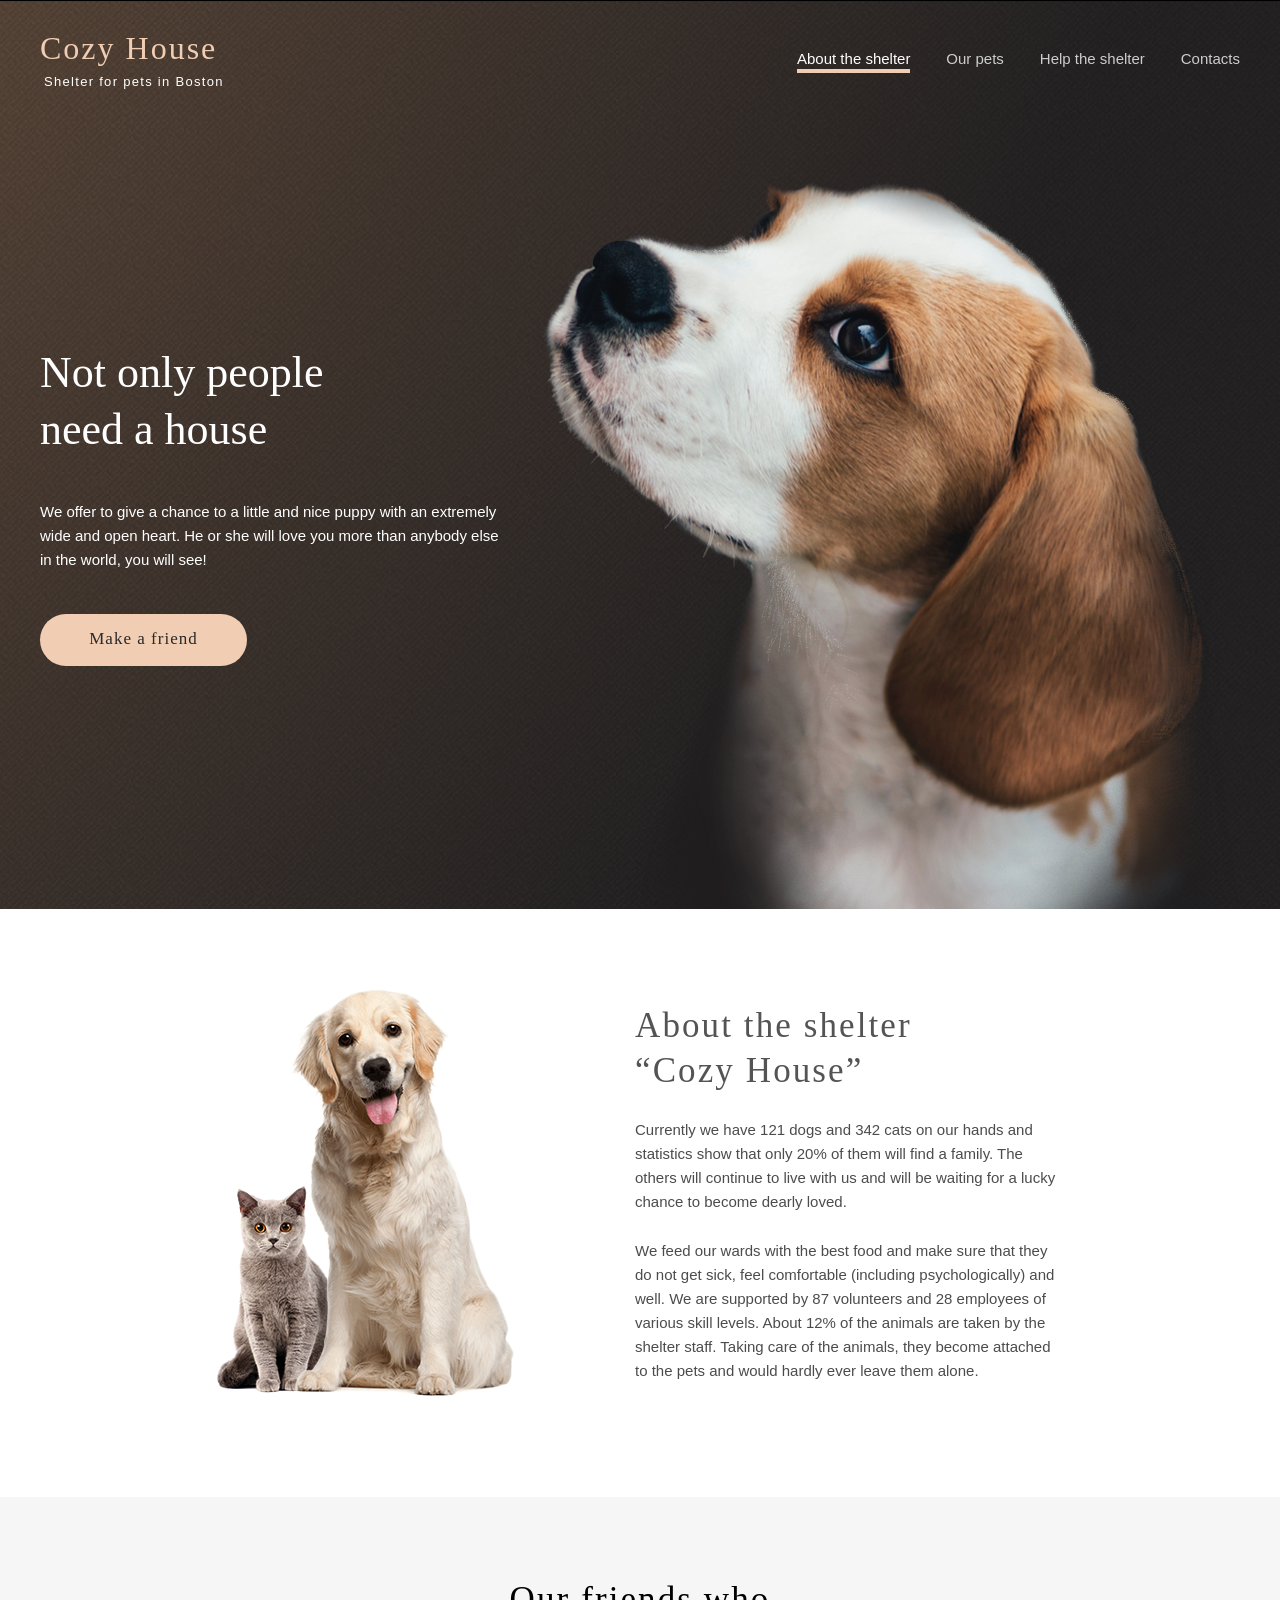
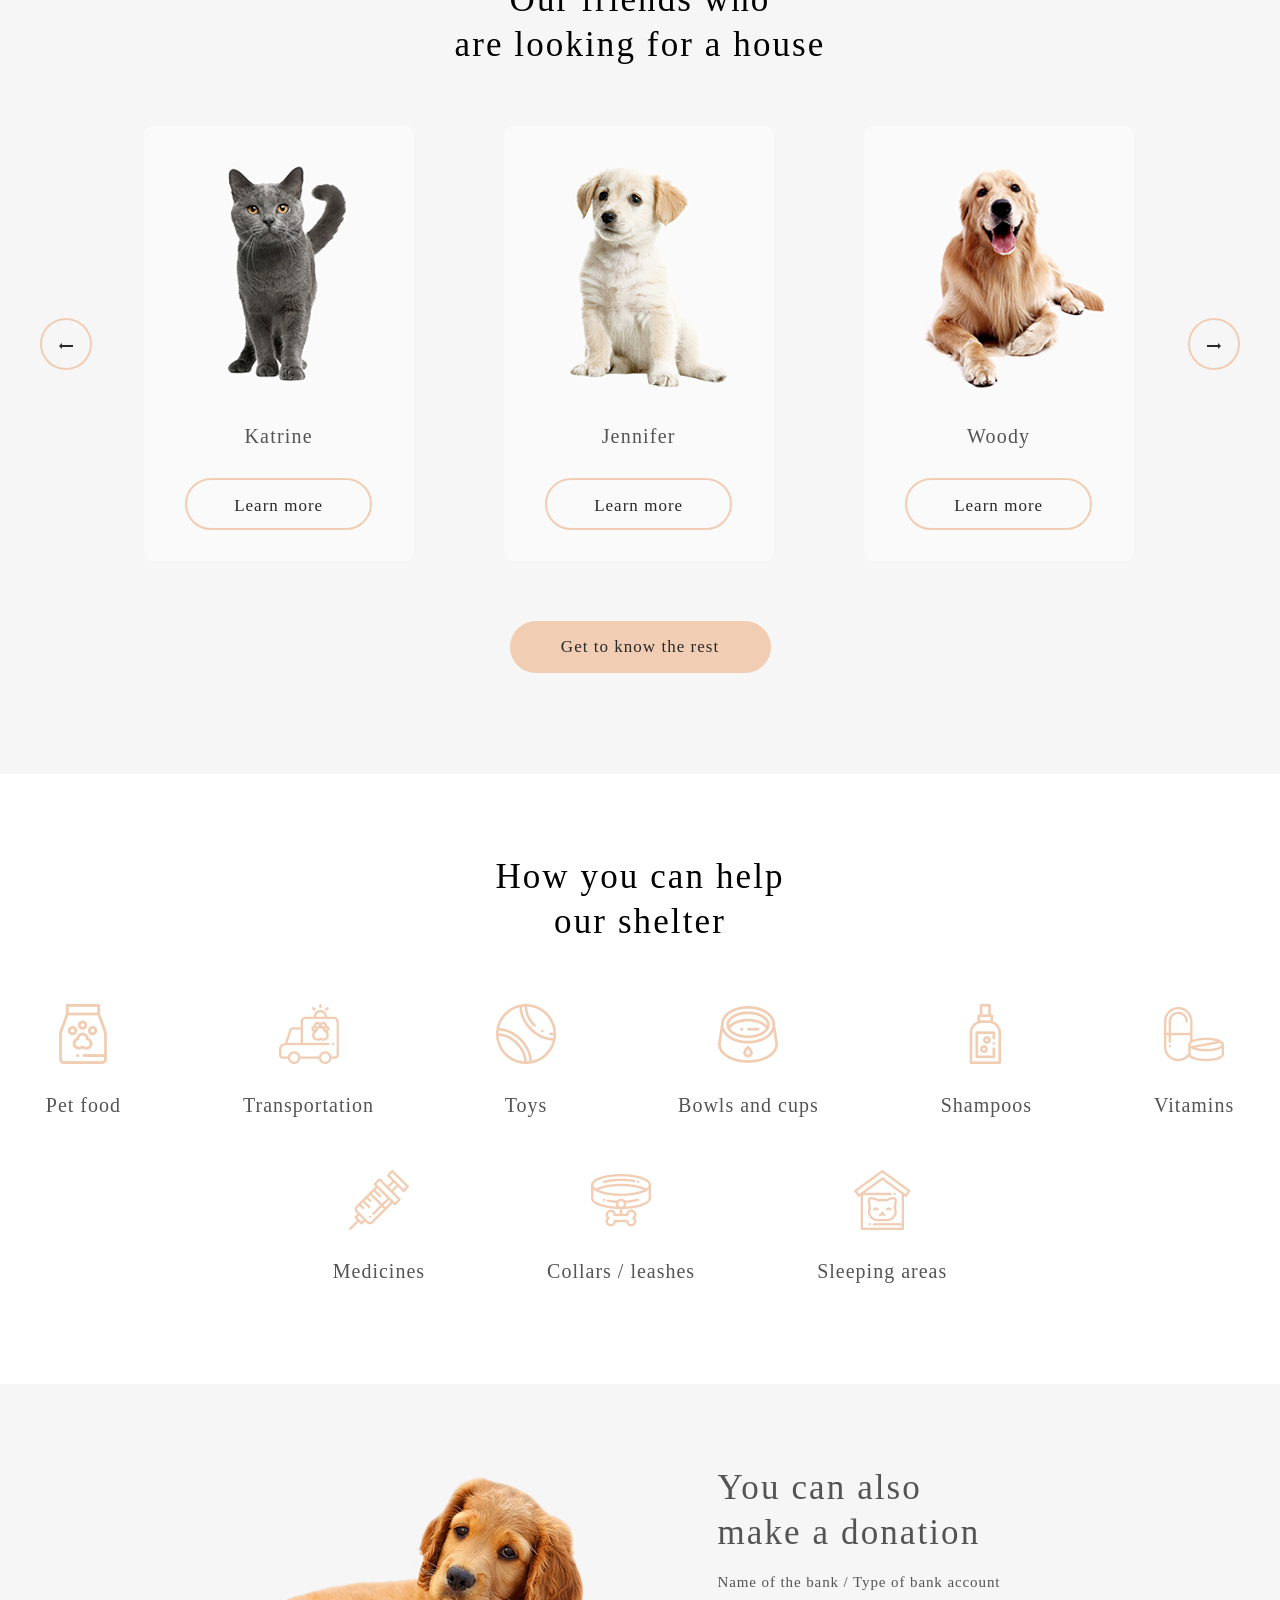
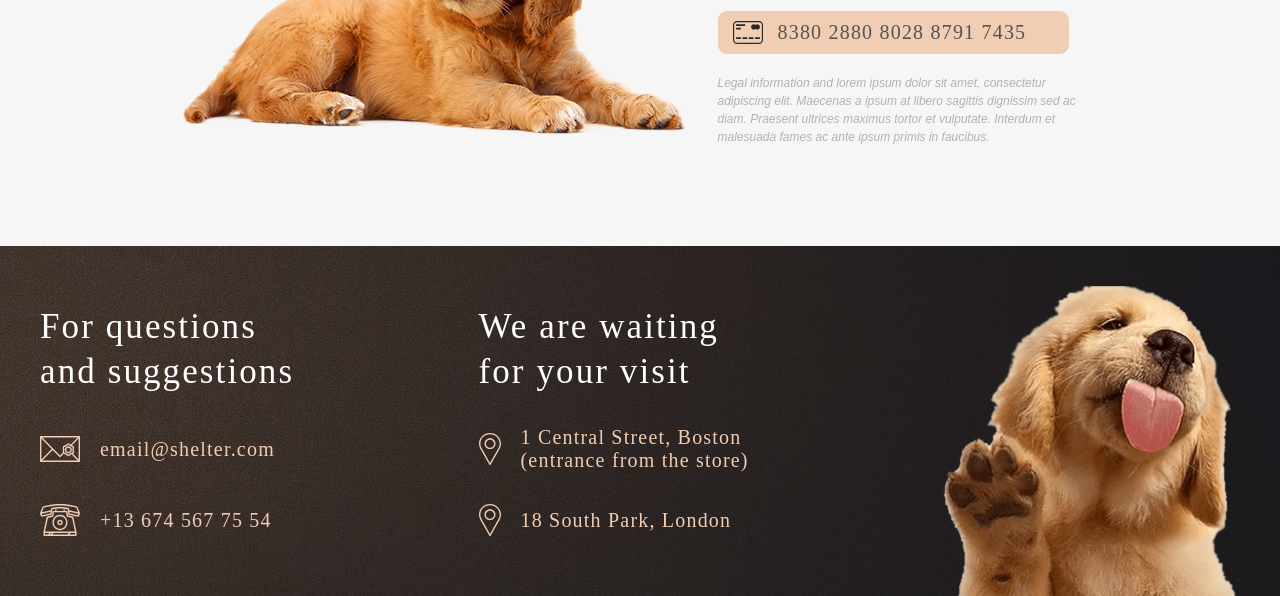
<file: main/index.html>
<!DOCTYPE html>
<html lang="en">
  <head>
    <meta charset="UTF-8">
    <meta http-equiv="X-UA-Compatible" content="IE=edge">
    <meta name="viewport" content="width=device-width, initial-scale=1.0">
    <link rel="stylesheet" href="style.css">
    <link
      type="image/x-icon"
      href="../assets/favicon_main/favicon.ico"
      rel="shortcut icon">
    <title>Shelter</title>
  </head>
  <body>
    <header class="header">
      <div class="container">
        <nav class="nav">
          <div class="nav__title">
            <h1><a class="logo__title" href="#noscroll">Cozy House</a></h1>
            <p>
              <a class="logo__subtitle" href="#noscroll"
                >Shelter for pets in Boston</a>
            </p>
          </div>
          <div class="menu__icon"><span class="span__one"></span></div>
          <ul class="nav__list">
            <li class="nav__item">
              <a href="#noscroll"
                class="nav__link active__nav__link"
                >About the shelter</a>
            </li>
            <li class="nav__item">
              <a href="../pets/index.html" class="nav__link">Our pets</a>
            </li>
            <li class="nav__item">
              <a href="#help" class="nav__link"
                >Help the shelter</a>
            </li>
            <li class="nav__item">
              <a href="#contacts" class="nav__link"
                >Contacts</a>
            </li>
          </ul>
        </nav>
        <section class="start__screen">
            <div class="wrapper__start">
              <div class="start__info">
                <h2 class="start__title">
                  Not only people <br>
                  need a house
                </h2>
                <p class="start__content">
                  We offer to give a chance to a little and nice puppy with an
                  extremely
                  wide and open heart. He or she will love you more than anybody
                  else in the world, you will see!
                </p>
                  <a href="#pets" class="start__btn start__btn__link">
                    Make a friend
                </a>
              </div>
              <img src="../assets/images/start-screen-puppy.png" alt="dog" class="start__img">
            </div>
        </section>
      </div>
    </header>
    <main class="main">
      <section class="about" id="about">
        <div class="container">
          <div class="about__info">
            <img
              class="about__img"
              src="../assets/images/about-pets.png"
              alt="dog">
            <div class="about__text">
              <h3 class="about__title">
                About the shelter <br>
                “Cozy House”
              </h3>
              <p class="about__content">
                Currently we have 121 dogs and 342 cats on our hands and
                statistics show that only 20% of them will find a family. The
                others will continue to live with us and will be waiting for a
                lucky chance to become dearly loved.
              </p>
              <p class="about__content">
                We feed our wards with the best food and make sure that they do
                not get sick, feel comfortable (including psychologically) and
                well. We are supported by 87 volunteers and 28 employees of
                various skill levels. About 12% of the animals are taken by the
                shelter staff. Taking care of the animals, they become attached
                to the pets and would hardly ever leave them alone.
              </p>
            </div>
          </div>
        </div>
      </section>
      <section class="pets" id="pets">
        <div class="container">
          <div class="wrapper__pets">
            <h3 class="pets__title">
              Our friends who <br>
              are looking for a house
            </h3>
            <div class="modal hidden">
              <div class="flex">
                <img src="../assets/images/pets-sophia.png" alt="dog">
                <button class="btn-close">⨉</button>
              </div>
              <div>
                <h3>Jennifer</h3>
                <h4>Dog - Labrador</h4>
                <p>
                  Jennifer is a sweet 2 months old Labrador that is patiently waiting to find a new forever home. This girl really enjoys being able to go outside to run and play, but won't hesitate to play up a storm in the house if she has all of her favorite toys.
                </p>
                <ul>
                  <li>Age: 2 months</li>
                  <li>Inoculations: none</li>
                  <li>Diseases: none</li>
                  <li>Parasites: none</li>
                </ul>
              </div>
            </div>
            <div class="wrapper_">
              
              <div class="carousel-wrapper" id="carousel-wrapper">
                <div class="carousel" id="carousel">
                  <div class="item item-left">
                    <div class="card">
                     <img
                    class="carusel__img"
                    src="../assets/images/pets-katrine.png"
                    alt="dog">
                  <p class="name__pet">Katrine</p>
                  <button class="carusel__btn carusel__btn__link btn-open">Learn more</button>
                </div>
                <div class="card">
                  <img
                    class="carusel__img"
                    src="../assets/images/pets-jennifer.png"
                    alt="dog">
                  <p class="name__pet">Jennifer</p>
                  <button class="carusel__btn carusel__btn__link btn-open">
                    Learn more
                    </button>
                </div>
                <div class="card">
                  <img
                    class="carusel__img"
                    src="../assets/images/pets-woody.png"
                    alt="dog">
                  <p class="name__pet">Woody</p>
                  <button class="carusel__btn carusel__btn__link btn-open"
                  >
                    Learn more
                 </button>
                </div>
              </div>
              <div class="item item-active">
                <div class="card">
                  <img class="carusel__img" src="../assets/images/pets-sophia.png" alt="dog">
                  <p class="name__pet">Sophia</p>
                  <button class="carusel__btn carusel__btn__link btn-open"
                      >Learn more</button>
                </div>
                <div class="card">
                  <img class="carusel__img" src="../assets/images/pets-timmy.png" alt="dog">
                  <p class="name__pet">Timmy</p>
                    <button class="carusel__btn carusel__btn__link btn-open"
                      >Learn more</button>
                </div>
                <div class="card">
                  <img class="carusel__img" src="../assets/images/pets-charly.png" alt="dog">
                  <p class="name__pet">Charly</p>
                    <button class="carusel__btn carusel__btn__link btn-open"
                      >Learn more</button
                    >
                </div>
              </div>
              <div class="item item-right">
                <div class="card">
                  <img class="carusel__img" src="../assets/images/pets-scarlet.png" alt="dog">
                  <p class="name__pet">Scarlett</p>
                    <button class="carusel__btn carusel__btn__link btn-open"
                      >Learn more</button
                    >
                </div>
                <div class="card">
                  <img class="carusel__img" src="../assets/images/pets-freddie.png" alt="dog">
                  <p class="name__pet">Freddie</p>
                    <button class="carusel__btn carusel__btn__link btn-open"
                      >Learn more</button
                    >
                </div>
              </div>
            </div>
            </div>
            <button class="arrow__left btn btn-left">
              <img src="../assets/images/Arrow_left.png" alt="arrow">
            </button>
              <button class="arrow__right btn btn-right">
                <img src="../assets/images/Arrow_right.png" alt="arrow">
              </button>
            </div>
            <a href="../main/index.html" class="pets__btn pets__btn__link">
                  Get to know the rest
            </a>
          </div>
        </div>
      </section>
      <section class="help" id="help">
        <div class="container">
          <h3 class="help__title">
            How you can help <br>
            our shelter
          </h3>
          <div class="help__items">
            <div class="help__item">
              <img
                src="../assets/images/icon-pet-food.png"
                alt="help thing"
                class="help__img">
              <p class="help__item__title">Pet food</p>
            </div>
            <div class="help__item">
              <img
                src="../assets/images/icon-transportation.png"
                alt="help thing"
                class="help__img">
              <p class="help__item__title">Transportation</p>
            </div>
            <div class="help__item">
              <img
                src="../assets/images/icon-toys.png"
                alt="help thing"
                class="help__img">
              <p class="help__item__title">Toys</p>
            </div>
            <div class="help__item">
              <img
                src="../assets/images/icon-bowls-and-cups.png"
                alt="help thing"
                class="help__img">
              <p class="help__item__title">Bowls and cups</p>
            </div>
            <div class="help__item">
              <img
                src="../assets/images/icon-shampoos.png"
                alt="help thing"
                class="help__img">
              <p class="help__item__title">Shampoos</p>
            </div>
            <div class="help__item">
              <img
                src="../assets/images/icon-vitamins.png"
                alt="help thing"
                class="help__img">
              <p class="help__item__title">Vitamins</p>
            </div>
            <div class="help__item">
              <img
                src="../assets/images/icon-medicines.png"
                alt="help thing"
                class="help__img">
              <p class="help__item__title">Medicines</p>
            </div>
            <div class="help__item">
              <img
                src="../assets/images/icon-collars-leashes.png"
                alt="help thing"
                class="help__img">
              <p class="help__item__title">Collars / leashes</p>
            </div>
            <div class="help__item">
              <img
                src="../assets/images/icon-sleeping-area.png"
                alt="help thing"
                class="help__img">
              <p class="help__item__title">Sleeping areas</p>
            </div>
          </div>
        </div>
      </section>
      <section class="donation">
        <div class="container">
          <div class="donation__wrapper">
            <img
              src="../assets/images/donation-dog.png"
              alt="help thing"
              class="donation__img">
            <div class="donation__info">
              <h3 class="donation__title">
                You can also <br>
                make a donation
              </h3>
              <h5 class="donation__subtitle">
                Name of the bank / Type of bank account
              </h5>
              <div class="donation__btn">
                <img src="../assets/images/credit-card.svg" alt="credit card icon">
                <h4>
                  <a class="donation__btn__title" href=" #noscroll"
                    >8380 2880 8028 8791 7435</a
                  >
                </h4>
              </div>
              <p class="donation__text">
                Legal information and lorem ipsum dolor sit amet, consectetur
                adipiscing elit. Maecenas a ipsum at libero sagittis dignissim
                sed ac diam. Praesent ultrices maximus tortor et vulputate.
                Interdum et malesuada fames ac ante ipsum primis in faucibus.
              </p>
            </div>
          </div>
        </div>
      </section>
    </main>
    <footer class="footer" id="contacts">
      <div class="container">
        <div class="wrapper__footer">
          <div class="footer__contacts">
            <h3 class="contacts__title">
              For questions
              and suggestions
            </h3>
            <ul class="contacts__items">
              <li>
                <img src="../assets/images/icon-email.svg" alt="email icon">
                <a href="mailto:email@shelter.com" rel="email">
                  email@shelter.com</a
                >
              </li>
              <li>
                <img src="../assets/images/icon-phone.svg" alt="phone icon">
                <a href="tel:+136745677554" rel="phone"> +13 674 567 75 54</a>
              </li>
            </ul>
          </div>
          <div class="footer__locations">
            <h3 class="locations__title">
              We are waiting
              for your visit
            </h3>
            <ul class="locations__items">
              <li>
                <img src="../assets/images/icon-marker.svg" alt="location icon">
                <h4>
                  <a
                    target="_blank"
                    href="https://goo.gl/maps/yYAuq6ZGqttWc4Gj7"
                    >1 Central Street, Boston
                    (entrance from the store)</a
                  >
                </h4>
              </li>
              <li>
                <img src="../assets/images/icon-marker.svg" alt="location icon">
                <h4>
                  <a
                    target="_blank"
                    href="https://goo.gl/maps/SAy5y8ZP6iVhJxpw9"
                    >18 South Park, London</a>
                </h4>
              </li>
            </ul>
          </div>
          <img
            src="../assets/images/footer-puppy.png"
            alt="dog"
            class="footer__img">
        </div>
      </div>
    </footer>
    <script src="script.js"></script>
  </body>
</html>
</file>
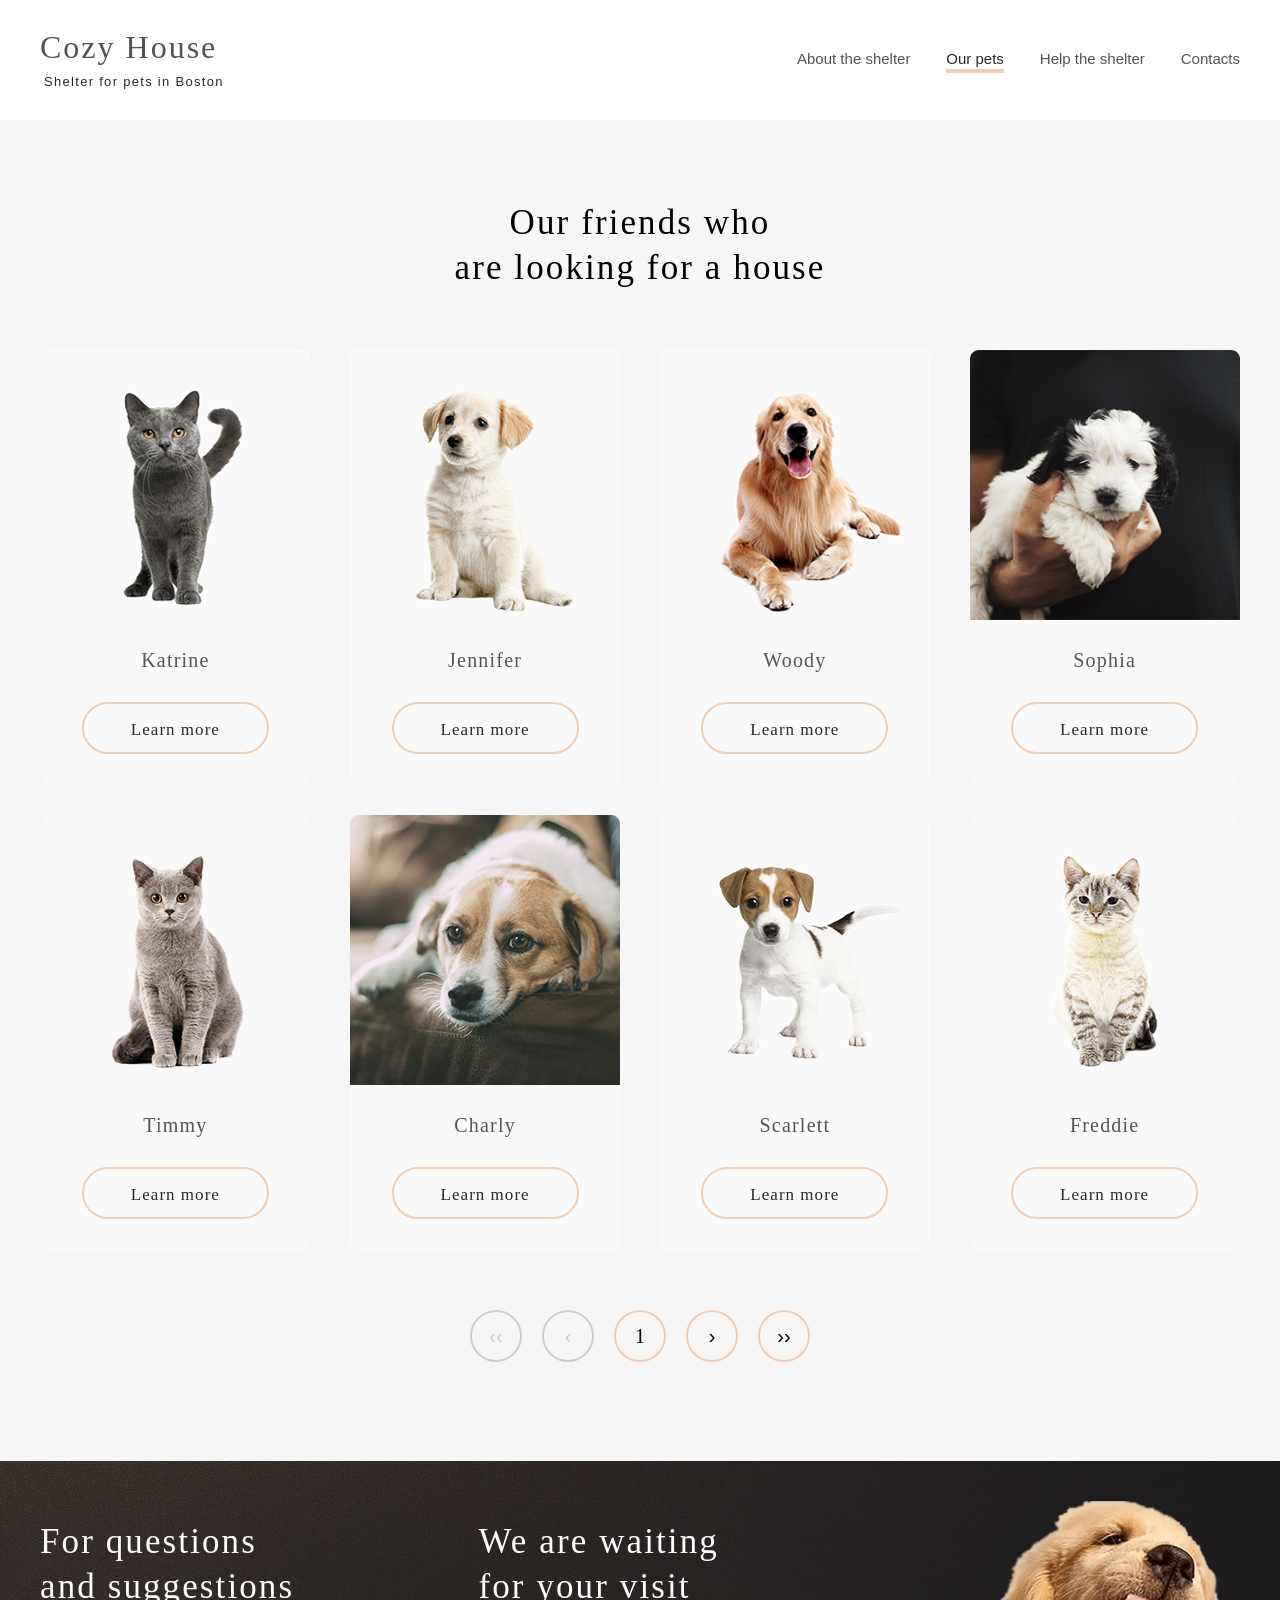
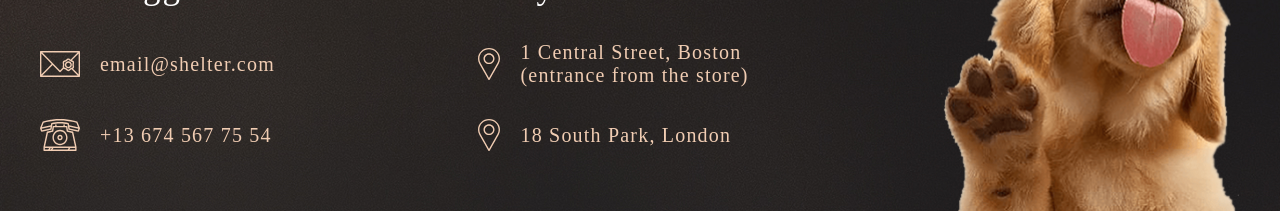
<file: pets/index.html>
<!DOCTYPE html>
<html lang="en">
  <head>
    <meta charset="UTF-8">
    <meta http-equiv="X-UA-Compatible" content="IE=edge">
    <meta name="viewport" content="width=device-width, initial-scale=1.0">
    <link rel="stylesheet" href="style.css">
    <link
      type="image/x-icon"
      href="../assets/favicon_pets/favicon.ico"
      rel="shortcut icon">
    <title>Our pets</title>
  </head>
  <body>
    <header class="header">
      <div class="container">
        <nav class="nav">
          <div class="nav__title">
            <h1><a class="logo__title" href="../main/index.html"> Cozy House</a></h1>
            <p><a class="logo__subtitle" href="../main/index.html">Shelter for pets in Boston</a></p>
          </div>
          <div class="menu__icon"><span class="span__one"></span></div>
          <ul class="nav__list">
            <li class="nav__item">
              <a href="../main/index.html" class="nav__link"
                >About the shelter</a
              >
            </li>
            <li class="nav__item">
              <a href="#noscroll" class="nav__link nav__link__active">Our pets</a>
            </li>
            <li class="nav__item">
              <a href="../main/index.html#help" class="nav__link"
                >Help the shelter</a
              >
            </li>
            <li class="nav__item">
              <a href="#contacts" class="nav__link"
                >Contacts</a
              >
            </li>
          </ul>
        </nav>
      </div>
    </header>
    <main class="main">
      <section class="pets" id="pets">
        <div class="container">
          <div class="wrapper__pets">
            <h3 class="pets__title">
              Our friends who <br>
              are looking for a house
            </h3>
            <div class="wrapper__pets__list">
              <div class="pets__list">
                <div class="pet__item">
                  <img
                    class="carusel__img"
                    src="../assets/images/pets-katrine.png"
                    alt="dog">
                  <p class="name__pet">Katrine</p>
                  <a href="#noscroll" class="carusel__btn carusel__btn__link">Learn more
                 </a>
                </div>
                <div class="pet__item">
                  <img
                    class="carusel__img"
                    src="../assets/images/pets-jennifer.png"
                    alt="dog">
                  <p class="name__pet">Jennifer</p>
                  <a href="#noscroll" class="carusel__btn carusel__btn__link">Learn more</a>
                </div>
                <div class="pet__item">
                  <img
                    class="carusel__img"
                    src="../assets/images/pets-woody.png"
                    alt="dog">
                  <p class="name__pet">Woody</p>
                  <a href="#noscroll" class="carusel__btn carusel__btn__link">Learn more</a>
                </div>
                <div class="pet__item">
                  <img
                    class="carusel__img"
                    src="../assets/images/pets-sophia.png"
                    alt="dog">
                  <p class="name__pet">Sophia</p>
                  <a href="#noscroll" class="carusel__btn carusel__btn__link">Learn more</a>
                </div>
                <div class="pet__item">
                  <img
                    class="carusel__img"
                    src="../assets/images/pets-timmy.png"
                    alt="dog">
                  <p class="name__pet">Timmy</p>
                  <a href="#noscroll" class="carusel__btn carusel__btn__link">Learn more</a>
                </div>
                <div class="pet__item">
                  <img
                    class="carusel__img"
                    src="../assets/images/pets-charly.png"
                    alt="dog">
                  <p class="name__pet">Charly</p>
                  <a href="#noscroll" class="carusel__btn carusel__btn__link">Learn more</a>
                </div>
                <div class="pet__item">
                  <img
                    class="carusel__img"
                    src="../assets/images/pets-scarlet.png"
                    alt="dog">
                  <p class="name__pet">Scarlett</p>
                  <a href="#noscroll" class="carusel__btn carusel__btn__link">
                    Learn more</a>
                </div>
                <div class="pet__item">
                  <img
                    class="carusel__img"
                    src="../assets/images/pets-freddie.png"
                    alt="dog">
                  <p class="name__pet">Freddie</p>
                  <a href="#noscroll" class="carusel__btn carusel__btn__link">Learn more</a>
                </div>
              </div>
              <div class="list__controls">
                <button class="arrow__leftLeft list__arrow list__arrow__left">&#8249;&#8249;</button>
                <button class="arrow__left list__arrow list__arrow__left">&#8249;</button>
                <button class="choose__number list__number">1</button>
                <button class="arrow__right list__arrow list__arrow__right">&#8250;</button>
                <button class="arrow__rightRight list__arrow list__arrow__right">&#8250;&#8250;</button>
              </div>
            </div>
          </div>
        </div>
      </section>
    </main>
    <footer class="footer" id="contacts">
      <div class="container">
        <div class="wrapper__footer">
          <div class="footer__contacts">
            <h3 class="contacts__title">
              For questions <br>
              and suggestions
            </h3>
            <ul class="contacts__items">
              <li>
                <img src="../assets/images/icon-email.svg" alt="email icon">
                <a href="mailto:email@shelter.com" rel="email">email@shelter.com</a>
              </li>
              <li>
                <img src="../assets/images/icon-phone.svg" alt="phone icon">
                <a href="tel:+136745677554" rel="phone">+13 674 567 75 54</a>
              </li>
            </ul>
          </div>
          <div class="footer__locations">
            <h3 class="locations__title">
              We are waiting <br>
              for your visit
            </h3>
            <ul class="locations__items">
              <li>
                <img src="../assets/images/icon-marker.svg" alt="location icon">
                <h4>
                  <a target="_blank" href="https://goo.gl/maps/yYAuq6ZGqttWc4Gj7"
                    >1 Central Street, Boston <br>
                    (entrance from the store)</a
                  >
                </h4>
              </li>
              <li>
                <img src="../assets/images/icon-marker.svg" alt="location icon">
                <h4>
                  <a target="_blank" href="https://goo.gl/maps/SAy5y8ZP6iVhJxpw9"
                    >18 South Park, London</a
                  >
                </h4>
              </li>
            </ul>
          </div>
          <img
            src="../assets/images/footer-puppy.png"
            alt="dog"
            class="footer__img">
        </div>
      </div>
    </footer>
    <script src="script.js"></script>
  </body>
</html>
</file>
<file: main/style.css>
html {
 font-family: Arial, sans-serif;
 overflow-x: hidden;
 /* font-family: Georgia, serif; */
 /*scroll-behavior: smooth;*/
}

* {
 box-sizing: border-box;
 margin: 0;
 padding: 0;
}

body {
  height: 100%;
  overflow-x: hidden;
}

body.lock {
  overflow: hidden;
}

.container {
 width: 100%;
 max-width: 75em;
 margin: 0 auto;
}

/*Header*/
.header {
 font-family: Georgia, serif;
 background-image: url(../assets/images/start-screen.png);
 background-position: center;
 background-repeat: no-repeat;
 background-size: cover;
 padding: 0 30px;
 color: #ffffff;
}

/*Nav*/
.menu__icon {
  display: none;
  }

.nav {
 display: flex;
 align-items: center;
 justify-content: space-between;
 padding-top: 30px;
}

.nav__title {
 display: flex;
 flex-direction: column;
 height: 60px;
 justify-content: space-between;
}

.logo__title {
 align-self: center;
 font-weight: 400;
 font-size: 32px;
 color: #f1cdb3;
 letter-spacing: 2px;
 text-decoration: none;
}

.logo__subtitle {
 padding-left: 4px;
 font-family: Arial, sans-serif;
 text-align: center;
 font-weight: 400;
 font-size: 13px;
 color: #ffffff;
 letter-spacing: 1.3px;
 text-decoration: none;
}

.nav__list {
 display: flex;
 align-items: center;
 width: 443px;
 justify-content: space-between;
 list-style: none;
 margin-bottom: 3px;
}

.nav__link {
 font-family: Arial, sans-serif;
 font-size: 15px;
 font-weight: 400;
 line-height: 30px;
 letter-spacing: 0px;
 text-align: left;
 text-decoration: none;
 color: #cdcdcd;
 transition: color 0.2s linear;
 padding-bottom: 2px;
}

.nav__link:hover {
 color: #ffffff;
}

.active__nav__link {
  color: #ffffff;
  border-bottom: #f1cdb3 solid 4px;
}

.nav__link:active {
 color: #ffffff;
 border-bottom: #f1cdb3 solid 4px;
}

/*Start Screen*/
.start__screen {
 margin-top: 91px;
}

.wrapper__start {
 display: flex;

 justify-content: space-between;
}

.start__info {
 margin-top: 163px;
 width: 460px;
}

.start__title {
 font-family: Georgia, serif;
 font-size: 44px;
 font-weight: 400;
 line-height: 57px;
 letter-spacing: 0em;
 text-align: left;
}

.start__content {
 font-family: Arial;
 margin-top: 42px;
 font-size: 15px;
 font-weight: 400;
 line-height: 24px;
}

.start__btn {
display: block;
 width: 207px;
 height: 52px;
 margin-top: 42px;
 border-radius: 100px;
 background-color: #f1cdb3;
 border: none;
 transition: all 0.2s linear;
 cursor: pointer;
 text-align: center;
 padding: 15px 0;
}

.start__btn:hover {
 background-color: #fddcc4;
}

.start__btn__link {
 text-decoration: none;
 color: #292929;
 font-family: Georgia, serif;
 font-size: 17px;
 font-weight: 400;
 letter-spacing: 0.06em;
}

.start__img {
display: block;
max-width: 100%;
max-height: 100%;
}


/*About*/
.about {
 background-color: #ffffff;
 padding-bottom: 20px;
}

.about__info {
  min-height:568px ;
 height: 100%;
 display: flex;
 flex-wrap: wrap;
 align-items: center;
 justify-content: center;
}

.about__img {
 margin-right: 120px;
 display: block;
max-width: 100%;
height: auto;
}

.about__text {
 width: 430px;
}

.about__title {
 font-family: Georgia, serif;
 font-size: 35px;
 font-weight: 400;
 line-height: 45px;
 letter-spacing: 0.06em;
 text-align: left;
 color: #545454;
}

.about__content {
 margin-top: 25px;
 font-size: 15px;
 font-weight: 400;
 line-height: 24px;
 color: #4c4c4c;
}

/*Pets*/
.pets {
 text-align: center;
 background-color: #f6f6f6;
 height: 877px;
}

.pets__title {
 font-family: Georgia, serif;
 font-size: 35px;
 font-weight: 400;
 line-height: 45px;
 letter-spacing: 0.06em;
 text-align: center;
 padding-top: 80px;
 margin: 0 auto;
}

/*Pets Carusel*/


.wrapper_ {
  display: flex;
  align-items: center;
}


.item, .carousel, .card {
  display: flex;
}

.carousel-wrapper {
  order: 2;
  position: relative;
  width: 1000px;
 margin-top: 59px;
  overflow: hidden;
}

.item, .carousel{
  gap: 90px;
}



/***********************************************************/
.modal {
  display: flex;
  justify-content: center;
  width: 900px;
  height: 500px;
  position: absolute;
  z-index: 5;
  background-color: #FAFAFA;
  border-radius: 10px;
  box-shadow: 0px 4px 4px 0px rgba(0, 0, 0, 0.25);
}

.modal .flex {
  display: flex;
  align-items: center;
  justify-content: space-between;
}

.modal img {
  width: 500px;
  height: 500px;
  border-radius: 10px;
}

.modal h3 {
  font-family: Georgia;
  font-size: 35px;
  font-weight: 400;
  line-height: 45px;
  letter-spacing: 0.06em;
  text-align: left;
}

.modal h4 {
font-family: Georgia;
font-size: 20px;
font-weight: 400;
line-height: 23px;
letter-spacing: 0.06em;
text-align: left;

}

.modal ul {
  font-family: Georgia;
font-size: 15px;
font-weight: 700;
line-height: 17px;
letter-spacing: 0.06em;
text-align: left;
margin-left: 50px;
}



.modal ul li::marker {
  color: #F1CDB3;

}

.modal p {
  font-family: Georgia;
  font-size: 15px;
  font-weight: 400;
  line-height: 17px;
  letter-spacing: 0.06em;
  text-align: left;
  color: #000000;
}


.btn-close {
  position: absolute;
  transform: translate(889px, -271px);
  padding: 0.5rem 0.7rem;
  background: #eee;
  border-radius: 50%;
  border: 2px solid #f1cdb3;
  width: 52px;
  height: 52px;
  background-color: transparent;
  cursor: pointer;
  transition: all 0.2s linear;
  z-index: 5;
}

.overlay {
  position: fixed;
  top: 0;
  bottom: 0;
  left: 0;
  right: 0;
  width: 100%;
  height: 100%;
  background: rgba(41, 41, 41, 0.6);
  backdrop-filter: blur(3px);
  z-index: 1;
}

.hidden {
  display: none;
}

/***********************************************************/

.arrow__right,
.arrow__left {
 border: 2px solid #f1cdb3;
 width: 52px;
 height: 52px;
 margin-top: 60px;
 border-radius: 50%;
 background-color: transparent;
 cursor: pointer;
 transition: all 0.2s linear;
}

.arrow__right {
  order: 3;
 margin-left: 52px;
}

.arrow__left {
  order: 1;
 margin-right: 52px;
}

.arrow__right:hover,
.arrow__left:hover {
 background-color: #fddcc4;
 border: 2px solid #fddcc4;
}

.card {
  display: flex;
    align-items: center;
    flex-direction: column;
 background-color: #fafafa;
 height: 435px;
 cursor: pointer;
 border-radius: 9px;
 transition: all 0.3s linear;
}

.card:hover {
 background-color: #ffffff;
}

/* .card:first-child {
 margin-left: 0px;
} */

.name__pet {
 font-family: Georgia, serif;
 font-size: 20px;
 font-weight: 400;
 line-height: 23px;
 letter-spacing: 0.06em;
 text-align: center;
 color: #545454;
 margin-top: 29px;
 margin-bottom: 30px;
}

.carusel__btn {
  display: block;
 width: 187px;
 height: 52px;
 border-radius: 100px;
 border: 2px solid #f1cdb3;
 background-color: transparent;
 transition: all 0.2s linear;
 padding: 15px 0;
}

.carusel__btn:hover {
 border: 2px solid #fddcc4;
 background-color: #fddcc4;
}

.carusel__btn__link {
 color: #292929;
 text-decoration: none;
 font-family: Georgia, serif;
 font-size: 17px;
 font-weight: 400;
 line-height: 22px;
 letter-spacing: 0.06em;
 cursor: pointer;
}

/*****************************************/
.pets__btn {
  display: block;
  text-align: center;
  display: block;
 width: 261px;
 height: 52px;
 background: #f1cdb3;
 border-radius: 100px;
 border: none;
 margin-top: 60px;
 transition: all 0.2s linear;
 padding: 15px 0;
 margin: 60px auto 0;
 cursor: pointer;
}

.pets__btn:hover {
 background-color: #fddcc4;
}

.pets__btn__link {
 font-family: Georgia, serif;
 font-size: 17px;
 font-weight: 400;
 line-height: 22px;
 letter-spacing: 0.06em;
 color: #292929;
 text-decoration: none;
 text-align: center;
}

/*Help*/
.help {
 background-color: #ffffff;
 height: 100%;
 min-height: 610px;
 text-align: center;
}

.help__title {
 font-family: Georgia;
 font-size: 35px;
 font-weight: 400;
 line-height: 45px;
 letter-spacing: 0.06em;
 padding-top: 80px;
}

.help__items {
    display: flex;
    justify-content: center;
    flex-wrap: wrap;
    column-gap: 122px;
    row-gap: 53px;
    margin-top: 60px;
}

.help__item__title {
 color: #545454;
 font-family: Georgia;
 font-size: 20px;
 font-weight: 400;
 line-height: 23px;
 letter-spacing: 0.05em;
 margin-top: 26px;
}

/*Donation*/
.donation {
  height: 100%;
 min-height: 462px;
 background-color: #f6f6f6;
}

.donation__wrapper {
 display: flex;
 flex-wrap: wrap;
 justify-content: center;
}

.donation__info {
 width: 380px;
 padding-top: 81px;
 margin-left: 30px;
}

.donation__img {
 padding-top: 81px;
 align-self: center;
}

.donation__title {
 color: #545454;
 font-family: Georgia;
 font-size: 35px;
 font-weight: 400;
 line-height: 45px;
 letter-spacing: 0.06em;
}

.donation__subtitle {
 font-family: Georgia;
 font-size: 15px;
 font-weight: 400;
 line-height: 17px;
 letter-spacing: 0.06em;
 color: #545454;
 margin-top: 19px;
}

.donation__btn {
 display: flex;
 background-color: #f1cdb3;
 height: 43px;
 width: 351px;
 border: none;
 padding: 10px 15px;
 border-radius: 9px;
 margin-top: 20px;
}

.donation__text {
 color: #b2b2b2;
 font-family: Arial;
 font-size: 12px;
 font-style: italic;
 font-weight: 400;
 line-height: 18px;
 letter-spacing: 0px;
 margin-top: 20px;
}

.donation__btn__title {
 font-family: Georgia;
 font-size: 20px;
 font-weight: 400;
 line-height: 23px;
 letter-spacing: 0.06em;
 text-align: left;
 margin-left: 15px;
 color: #545454;
 text-decoration: none;
}

/*Footer*/
.footer {
 background-image: url(../assets/images/footer-background.png);
 background-position: center;
 background-repeat: no-repeat;
 background-size: cover;
 height: 350px;
}

.wrapper__footer {
 display: flex;

 height: 350px;
 justify-content: space-between;
}

.locations__title,
.contacts__title {
 color: #ffffff;
 font-family: Georgia;
 font-size: 35px;
 font-weight: 400;
 line-height: 45px;
 letter-spacing: 0.06em;
 width: 279px;
}

.contacts__items,
.locations__items {
 list-style: none;
}

.contacts__items li a,
.locations__items li a {
 text-decoration: none;
 font-family: Georgia;
 font-size: 20px;
 font-weight: 400;
 line-height: 23px;
 letter-spacing: 0.06em;
 color: #f1cdb3;
}

.footer__img {
 align-self: flex-end;
}

.footer__locations,
.footer__contacts {
 margin-top: 58px;
}

.footer__locations ul li h4 {
 font-family: Georgia;
 font-size: 20px;
 font-weight: 400;
 line-height: 23px;
 letter-spacing: 0.06em;
 color: #f1cdb3;
}

.locations__items li {
 display: flex;
 margin-top: 32px;
 width: 300px;
}

.contacts__items li {
 display: flex;
 margin-top: 39px;
}

.contacts__items li a,
.locations__items li h4 {
 margin-left: 20px;
 align-self: center;
}

.footer__locations {
 margin-right: 2px;
}

@media (max-width: 768px) {

  .carousel-wrapper {
    max-width: 560px;
  }

  .wrapper__start {
    flex-direction: column;
    flex-wrap: wrap;
    align-items: center;
   }

   .start__screen {
    margin-top: 0;
   }

   .start__info {
    margin-top: 61px;
   }

   .start__btn {
    margin-left: 126px;
}

.wrapper__start img {
  margin-top: 98px;
  margin-left: 135px;
  width: 569px;
}

.about__info {
  height: 946px;
  flex-direction: column;
  justify-content:flex-start;
  margin-top: 82px;
}

.about__img {
  margin-top: 79px;
  margin-left: 121px;
  order: 1 ;
 }

 .pets__carusel {
  width: 603px;
 }

 .wrapper__carusel {
  justify-content: flex-start;
  margin-top: 61px;
  align-items: center;
  justify-content: center;
 }

 .arrow__right, .arrow__left {
  margin: 0;
 }

.carusel__item:nth-child(3) {
display: none;
}

.wrapper_ {
  justify-content: center;
}

/* .carusel__item:first-child {
  margin-left: 11px;
}

.carusel__item {
  margin-left: 41px;
} */

.item {
  gap: 0;
}

.arrow__right,
.arrow__left {
  margin-top: 64px;
}
/*Help*/

 .help__items {
  width: 635px;
  flex-wrap: wrap;
 gap: 56px;
  margin: 60px auto;
 }

 .help__items>* {
  flex: 1 1 168px;
}

 .donation {
  height: 795px
 }

 .footer {
  height: 639px;
 }
 .donation__img {
  order: 1;
 }

 .donation__info {
    margin-left: 0;
 }

 .donation__info {
  padding-top: 92px;
}

.donation__img {
  padding-top: 60px;
}

.wrapper__footer {
  height: 639px;
   flex-wrap: wrap;
  padding: 0 30px;
  column-gap: 58px;
  justify-content: center;
}

.footer__locations, .footer__contacts {
  margin-top: 31px;
}

  .menu__icon{
    z-index: 5;
    display: block;
    position: relative;
    width: 30px;
    height: 22px;
    cursor: pointer;
    transition: all 0.3s ease 0s;
  }

  .menu__icon span,
  .menu__icon::before,
  .menu__icon::after {
  left: 0;
  position: absolute;
  height: 10%;
  width: 100%;
  transition: all 0.3s ease 0s;
  background-color: #F1CDB3;
  }
  
  .menu__icon::before,
  .menu__icon::after {
    content: "";
  }
  
  .menu__icon::before {
    top: 0;
  }
  
  .menu__icon::after {
    bottom: 0;
  }
  
  .span__one {
    top: 50%;
    transform: scale(1) translate(0px , -50%);
  }

  .nav__list {
    display: flex;
    flex-direction: column;
    align-items: center;
    justify-content: center;
    row-gap: 40px;
    position: fixed;
    top: 0;
    right: -110%;
    width: 320px;
    height: 100%;
    background-color: #292929;
    transition: right 0.3s ease 0s;
    overflow: auto;
   }
   
   .nav__list.active {
     right: 0;
   }

   .nav__item{
   display: block;
   text-align: center;
   }

   .nav__link {
     margin-left: 0;
     font-size: 20px;
   }
  }

@media screen and (max-width: 320px) {
.header {
padding: 0 0px;
  height: 823px;
}

   .wrapper__start {
    flex-direction: column;
    align-items: center;
   }

   .start__screen {
    margin-top: 0;

   }

   .start__info {
    margin-top: 30px;
    text-align: center;
    width: 294px;
   }

   .start__title {
    font-size: 25px;
    line-height: 32.5px;
    text-align: center;
    letter-spacing: 1.5px;
   }

   .start__content {
    font-size: 15px;
    line-height: 24px;
   }

   .start__btn {
    margin-left: 43px;
}

.wrapper__start img {
  margin-top: 105px;
  margin-left: 40px;
  width: 260px;
}



 /*About*/
.about {
  background-color: #ffffff;
  padding-bottom: 20px;
 }

 .about__info {
  height: 913px;
  margin-top: 42px;
  flex-wrap: nowrap;
}

.about__img {
  margin-top: 41px;
    margin-left: 119px;
    width: 259px;
 }

 .about__text {
  width: 273px;
  text-align: justify;
 }

 .about__title {
  font-size: 25px;
  line-height: 32.5px;
  text-align: center;
 }

 .about__content {
  margin-top: 23px;
 }
/*Pets*/
.pets {
  text-align: center;
  background-color: #f6f6f6;
  height: 791px;
 }
 
 .pets__title {
  font-size: 25px;
  line-height: 32.5px;
  text-align: center;
  padding-top: 40px;
 }
 
 .wrapper_
 {
  display: grid;
 }
 /*Pets Carusel*/

 .item {
  gap: 102px;
}
 
 .pets__carusel {
  flex-wrap: wrap;
 }

 .carusel__item:hover {
  background-color: #ffffff;
 }


 .carusel__item:nth-child(2) {
  display: none;
 }

 .pets__carusel {
  width: 603px;
 }

 .wrapper__carusel {
  margin-top: 43px;
flex-wrap: wrap;
 }

 .arrow__right, .arrow__left {
  margin: 0;
  order: 1;
 }


.carusel__item:first-child {
  margin: 0 auto;
}

.carusel__item {
  margin-left: 41px;
}

.pets__btn {
margin-top: 44px;
}

/*Help*/
.help {
  height: 768px;
 }


 .help__items>* {
  flex: 1 1 130px;
}

.help {
  height: 745px;
 }

 .help__title {
  font-size: 25px;
  line-height: 32.5px;
  padding-top: 41px;
 }


 .help__items {
  width: 300px;
  column-gap: 20px;
  row-gap: 26px;
  margin-top: 41px;
 }
 
 .help__item__title {
  font-size: 15px;
  line-height: 23px;
  margin-top: 14px;
 }

 .help__item img {
  width: 50px;
  height: 50px;
 }

/*Donation*/
.donation {
  height: 542px;
 }
 
 .donation__wrapper {
  display: flex;
  flex-wrap: wrap;
  justify-content: center;
 }
 
 .donation__info {
  width: 380px;
  padding-top: 0;
  
 }
 
 .donation__img {
  padding-top: 22px;
  width: 260px;
 }
 
 .donation__title {
  text-align: center;
  font-size: 25px;
  line-height: 32.5px;
padding-top: 40px;
 }
 
 .donation__subtitle {
  text-align: center;
  line-height: 24px;
  letter-spacing: 0;
 }

 .donation__text {
  text-align: justify;
  margin: 21px auto;
  width: 278px;
 }
 
 .donation__btn {
  width: 281px;
  margin: 20px auto;
 }
 
 .donation__btn__title {
  font-size: 15px;
  line-height: 16.5px;
 }
/*Footer*/ 
 .footer {
  height: 809px;
 }


.wrapper__footer {
text-align: center;
padding: 0;
}


.footer__img {
  margin-top: 41px;
    width: 260px;
}

.footer__locations, .footer__contacts {
  margin-top: 31px;
  margin-right: 0;
}

.contacts__items
{
  margin: auto;
  width: 252px;
}

.locations__items {
  margin: auto;
  width: 300px;
  text-align: left;
  margin-top: 37px;
}

.locations__items li {
  margin-top: 38px;
}


.locations__title,
.contacts__title {
 font-size: 25px;
 line-height: 32.5px;
}

.locations__title {
margin: 10px auto;
}

}
</file>
<file: pets/style.css>
html {
 font-family: Arial, sans-serif;
 overflow-x: hidden;
 /* font-family: Georgia, serif; */
 /*scroll-behavior: smooth;*/
}

* {
 box-sizing: border-box;
 margin: 0;
 padding: 0;
}

body {
 min-height: 100vh;
 overflow-x: hidden;
 overflow-y: hidden;
}

.container {
 width: 100%;
 max-width: 75em;
 margin: 0 auto;
}

/*Header*/
.header {
 font-family: Georgia, serif;
 background-color: #ffffff;
 height: 120px;
 color: #fff;
 padding: 0 30px;
}

/*Nav*/
.nav {
 display: flex;
 align-items: center;
 justify-content: space-between;
 padding-top: 30px;
}

.nav__title {
 display: flex;
 flex-direction: column;
 height: 60px;
 justify-content: space-between;
}

.logo__title {
 align-self: center;
 font-weight: 400;
 font-size: 32px;
 line-height: 35px;
 color: #545454;
 letter-spacing: 2px;
 text-decoration: none;
}

.logo__subtitle {
 padding-left: 4px;
 font-family: Arial, sans-serif;
 text-align: center;
 font-weight: 400;
 font-size: 13px;
 color: #292929;
 letter-spacing: 1.3px;
 text-decoration: none;
}

.nav__list {
 display: flex;
 align-items: center;
 width: 443px;
 justify-content: space-between;
 list-style: none;
 margin-bottom: 3px;
}

.nav__link {
 font-family: Arial, sans-serif;
 font-size: 15px;
 font-weight: 400;
 line-height: 40px;
 letter-spacing: 0px;
 text-align: left;
 text-decoration: none;
 color: #545454;
 transition: color 0.2s linear;
 padding-bottom: 2px;
}

.nav__link__active {
  color: #292929;
  border-bottom: #f1cdb3 solid 4px;
}

.nav__link:hover {
 color: #292929;
}

.nav__link:active {
 color: #292929;
 border-bottom: #f1cdb3 solid 4px;
}

/*Pets*/
.pets {
 text-align: center;
 background-color: #f6f6f6;
 height: 100%;
 min-height: 1341px;
}

.pets__title {
 font-family: Georgia, serif;
 font-size: 35px;
 font-weight: 400;
 line-height: 45px;
 letter-spacing: 0.06em;
 text-align: center;
 padding-top: 80px;
}

.pets__list {
 display: grid;
 grid-template-columns: repeat(4, 1fr);
 column-gap: 39px;
 row-gap: 30px;
 align-items: center;
 margin-top: 60px;
 justify-content: center;
}

.pet__item {
 background-color: #fafafa;
 height: 435px;
 transition: all 0.2s linear;
 cursor: pointer;
 display: flex;
 align-items: center;
 flex-direction: column;
 border-radius: 9px;
}

.pet__item:hover {
 background-color: #ffffff;
}

.carusel__btn {
  display: block;
 width: 187px;
 height: 52px;
 border-radius: 100px;
 border: 2px solid #f1cdb3;
 background-color: transparent;
 transition: all 0.2s linear;
 padding: 15px 0;
}

.carusel__btn:hover {
 border: 2px solid #fddcc4;
 background-color: #fddcc4;
}

.arrow__right,
.arrow__left,
.choose__number,
.arrow__leftLeft,
.arrow__rightRight {
 border: 2px solid #f1cdb3;
 width: 52px;
 height: 52px;
 border-radius: 50%;
 background-color: transparent;
 cursor: pointer;
 transition: all 0.2s linear;
}

.arrow__right:hover,
.choose__number:hover,
.arrow__rightRight:hover {
 background-color: #fddcc4;
 border: 2px solid #fddcc4;
}

.name__pet {
 font-family: Georgia, serif;
 font-size: 20px;
 font-weight: 400;
 line-height: 23px;
 letter-spacing: 0.06em;
 text-align: center;
 color: #545454;
 margin-top: 29px;
 margin-bottom: 30px;
}

.carusel__btn__link {
 color: #292929;
 text-decoration: none;
 font-family: Georgia, serif;
 font-size: 17px;
 font-weight: 400;
 line-height: 22px;
 letter-spacing: 0.06em;
}

.pets__btn {
 width: 261px;
 height: 52px;
 background: #f1cdb3;
 border-radius: 100px;
 border: none;
 margin-top: 60px;
 transition: all 0.2s linear;
}

.pets__btn:hover {
 background-color: #fddcc4;
}

.pets__btn__link {
 font-family: Georgia, serif;
 font-size: 17px;
 font-weight: 400;
 line-height: 22px;
 letter-spacing: 0.06em;
 color: #292929;
 text-decoration: none;
 text-align: center;
}

.list__controls {
 display: grid;
 grid-template-columns: repeat(5, 52px);
 column-gap: 20px;
 justify-content: center;
 margin-top: 60px;
}

.list__number {
 font-family: Georgia;
 font-size: 20px;
 font-weight: 400;
 text-align: center;
}

.list__arrow {
 font-family: Arial, sans-serif;
 font-size: 20px;
 font-weight: 400;
 text-align: center;
}

.list__arrow__left {
 color: #cdcdcd;
}

.arrow__leftLeft,
.arrow__left {
 border: 2px solid #cdcdcd;
}

/*Footer*/
.footer {
 background-image: url(../../assets/images/start-screen-background.jpg),
   linear-gradient(
     to right bottom,
     #5b483a,
     #503d37,
     #433434,
     #342c2e,
     #262425
   );
 background-position: center;
 background-repeat: no-repeat;
 background-size: cover;
 min-height: 350px;
 height: 100%;
}

.wrapper__footer {
 display: flex;
 flex-wrap: wrap;
 height: 350px;
 justify-content: space-between;
}

.locations__title,
.contacts__title {
 color: #ffffff;
 font-family: Georgia;
 font-size: 35px;
 font-weight: 400;
 line-height: 45px;
 letter-spacing: 0.06em;
}

.contacts__items,
.locations__items {
 list-style: none;
}

.contacts__items li a,
.locations__items li a {
 text-decoration: none;
 font-family: Georgia;
 font-size: 20px;
 font-weight: 400;
 line-height: 23px;
 letter-spacing: 0.06em;
 color: #f1cdb3;
}

.footer__img {
 align-self: flex-end;
}

.footer__locations,
.footer__contacts {
 margin-top: 58px;
}

.footer__locations ul li h4 {
 font-family: Georgia;
 font-size: 20px;
 font-weight: 400;
 line-height: 23px;
 letter-spacing: 0.06em;
 color: #f1cdb3;
}

.locations__items li {
 display: flex;
 margin-top: 32px;
}

.contacts__items li {
 display: flex;
 margin-top: 39px;
}

.contacts__items li a,
.locations__items li h4 {
 margin-left: 20px;
 align-self: center;
}

.footer__locations {
 margin-right: 7px;
}

@media screen and (max-width: 768px) {
  .wrapper__start {
    flex-direction: column;
    align-items: center;
   }

   .start__screen {
    margin-top: 0;
   }

   .start__info {
    margin-top: 61px;
   }

   .start__btn {
    margin-left: 126px;
}

.wrapper__start img {
  margin-top: 98px;
  margin-left: 135px;
  width: 569px;
}

.about__info {
  height: 946px;
  flex-direction: column;
  justify-content:flex-start;
  margin-top: 82px;
}

.about__img {
  margin-top: 79px;
  margin-left: 121px;
  order: 1 ;
 }

.pets__list {
  grid-template-columns: repeat(2, 268px);
  margin-top: 30px;
}

.pet__item:nth-child(7), .pet__item:nth-child(8) {
 display: none;
}

.pets {
  /* padding: 0 30px; */

    text-align: center;
    background-color: #f6f6f6;
   height: 1733px;
}

/*Help*/
.help {
  height: 768px;
 }

 .help__items {
  width: 635px;
  flex-wrap: wrap;
 gap: 56px;
  margin: 60px auto;
 }

 .help__items>* {
  flex: 1 1 168px;
}

 .donation {
  height: 795px
 }

 .footer {
  height: 639px;
 }
 .donation__img {
  order: 1;
 }

 .donation__info {
    margin-left: 0;
 }
 
 .donation__info {
  padding-top: 92px;
}

.donation__img {
  padding-top: 60px;
}

.wrapper__footer {
  height: 639px;
  padding: 0 30px;
  column-gap: 58px;
  justify-content: center;
}




.footer__locations, .footer__contacts {
  margin-top: 31px;
}
}

@media screen and (max-width: 767px) {
  .nav {
    padding:30px 20px;

  }
  .menu__icon{
    z-index: 5;
    display: block;
    position: relative;
    width: 30px;
    height: 22px;
    cursor: pointer;
  }
  
  .menu__icon span,
  .menu__icon::before,
  .menu__icon::after {
  left: 0;
  position: absolute;
  height: 10%;
  width: 100%;
  transition: all 0.3s ease 0s;
  background-color:#000000;
  ;
  }
  
  .menu__icon::before,
  .menu__icon::after {
    content: "";
  }
  
  .menu__icon::before {
    top: 0;
  }
  
  .menu__icon::after {
    bottom: 0;
  }
  
  .span__one {
    top: 50%;
    transform: scale(1) translate(0px , -50%);
  }
  
  .menu__icon.active span {
    transform: scale(0) translate(0px , -50%);
  }
  
  .menu__icon.active::before {
    top: 50%;
    transform: rotate(-45deg) translate(0px , -50%);
  }
  
  .menu__icon.active::after {
    bottom: 50%;
    transform: rotate(45deg) translate(0px , 50%);
  }

  .nav__list {
    position: fixed;
    top: 0;
    left: -110%;
    width: 100%;
    height: 100%;
    background-color: rgba(237, 242, 236, 0.9);
    padding: 120px 30px 30px 0px;
    transition: left 0.3s ease 0s;
    overflow: auto;
   }
   
   .nav__list.active {
     left: 0;
   }
   
   .nav__list.active::before{
     content: "";
     position: fixed;
     width: 100%;
     top: 0;
     left: 0;
     height: 96px;
     background-color: rgba(73, 154, 24, 0.2);
   }

   .nav__item{
   display: block;
   text-align: center;
   }

   .nav__link {
     margin-left: 0;
     font-size: 20px;
   }

}

@media screen and (max-width: 320px) {
  .nav {
    padding:30px 20px;

  }
  .menu__icon{
    z-index: 5;
    display: block;
    position: relative;
    width: 30px;
    height: 22px;
    cursor: pointer;
  }
  
  .menu__icon span,
  .menu__icon::before,
  .menu__icon::after {
  left: 0;
  position: absolute;
  height: 10%;
  width: 100%;
  transition: all 0.3s ease 0s;
  background-color: #000000;
  }
  
  .menu__icon::before,
  .menu__icon::after {
    content: "";
  }
  
  .menu__icon::before {
    top: 0;
  }
  
  .menu__icon::after {
    bottom: 0;
  }
  
  .span__one {
    top: 50%;
    transform: scale(1) translate(0px , -50%);
  }
  
  .menu__icon.active span {
    transform: scale(0) translate(0px , -50%);
  }
  
  .menu__icon.active::before {
    top: 50%;
    transform: rotate(-45deg) translate(0px , -50%);
  }
  
  .menu__icon.active::after {
    bottom: 50%;
    transform: rotate(45deg) translate(0px , 50%);
  }

  .nav__list {
    position: fixed;
    top: 0;
    left: -110%;
    width: 100%;
    height: 100%;
    background-color: rgba(237, 242, 236, 0.9);
    padding: 120px 30px 30px 0px;
    transition: left 0.3s ease 0s;
    overflow: auto;
   }
   
   .nav__list.active {
     left: 0;
   }
   
   .nav__list.active::before{
     content: "";
     position: fixed;
     width: 100%;
     top: 0;
     left: 0;
     height: 96px;
     background-color: rgba(73, 154, 24, 0.2);
   }

   .nav__item{
   display: block;
   text-align: center;
   }

   .nav__link {
     margin-left: 0;
     font-size: 20px;
   }


.header {
padding: 0 0px;
}

/*Pets*/
.pets {
  height: 1649px;
}

.pets__list {
  grid-template-columns: repeat(1, 268px);
  margin-top: 44px;
 }
 
 .pets__title {
  font-size: 25px;
  line-height: 32.5px;
  text-align: center;
  padding-top: 40px;
 }
 
 /*Pets Carusel*/
 
 .pets__carusel {
  flex-wrap: wrap;
 }
 
 .pet__item:nth-child(4), 
 .pet__item:nth-child(5),
 .pet__item:nth-child(6){
  display: none;
 }

 .pets__carusel {
  width: 603px;
 }

 .wrapper__carusel {
  margin-top: 43px;
flex-wrap: wrap;
 }

 .arrow__right, .arrow__left {
  margin: 0;

 }

 .list__controls {
  column-gap: 10px;
    justify-content: center;
    margin-top: 40px;
 }


.carusel__item:first-child {
  margin: 0 auto;
}

.carusel__item {
  margin-left: 41px;
}

.pets__btn {
margin-top: 44px;
}


/*******************************/ 
 .footer {
  height: 809px;
 }


.wrapper__footer {
text-align: center;
padding: 0;
}


.footer__img {
  margin-top: 41px;
    width: 260px;
}

.footer__locations, .footer__contacts {
  margin-top: 31px;
  margin-right: 0;
}

.contacts__items
{
  margin: auto;
  width: 252px;
}

.locations__items {
  margin: auto;
  width: 300px;
  text-align: left;
  margin-top: 37px;
}

.locations__items li {
  margin-top: 38px;
}


.locations__title,
.contacts__title {
 font-size: 25px;
 line-height: 32.5px;
}

.locations__title {
margin: 10px auto;
}

}
</file>
